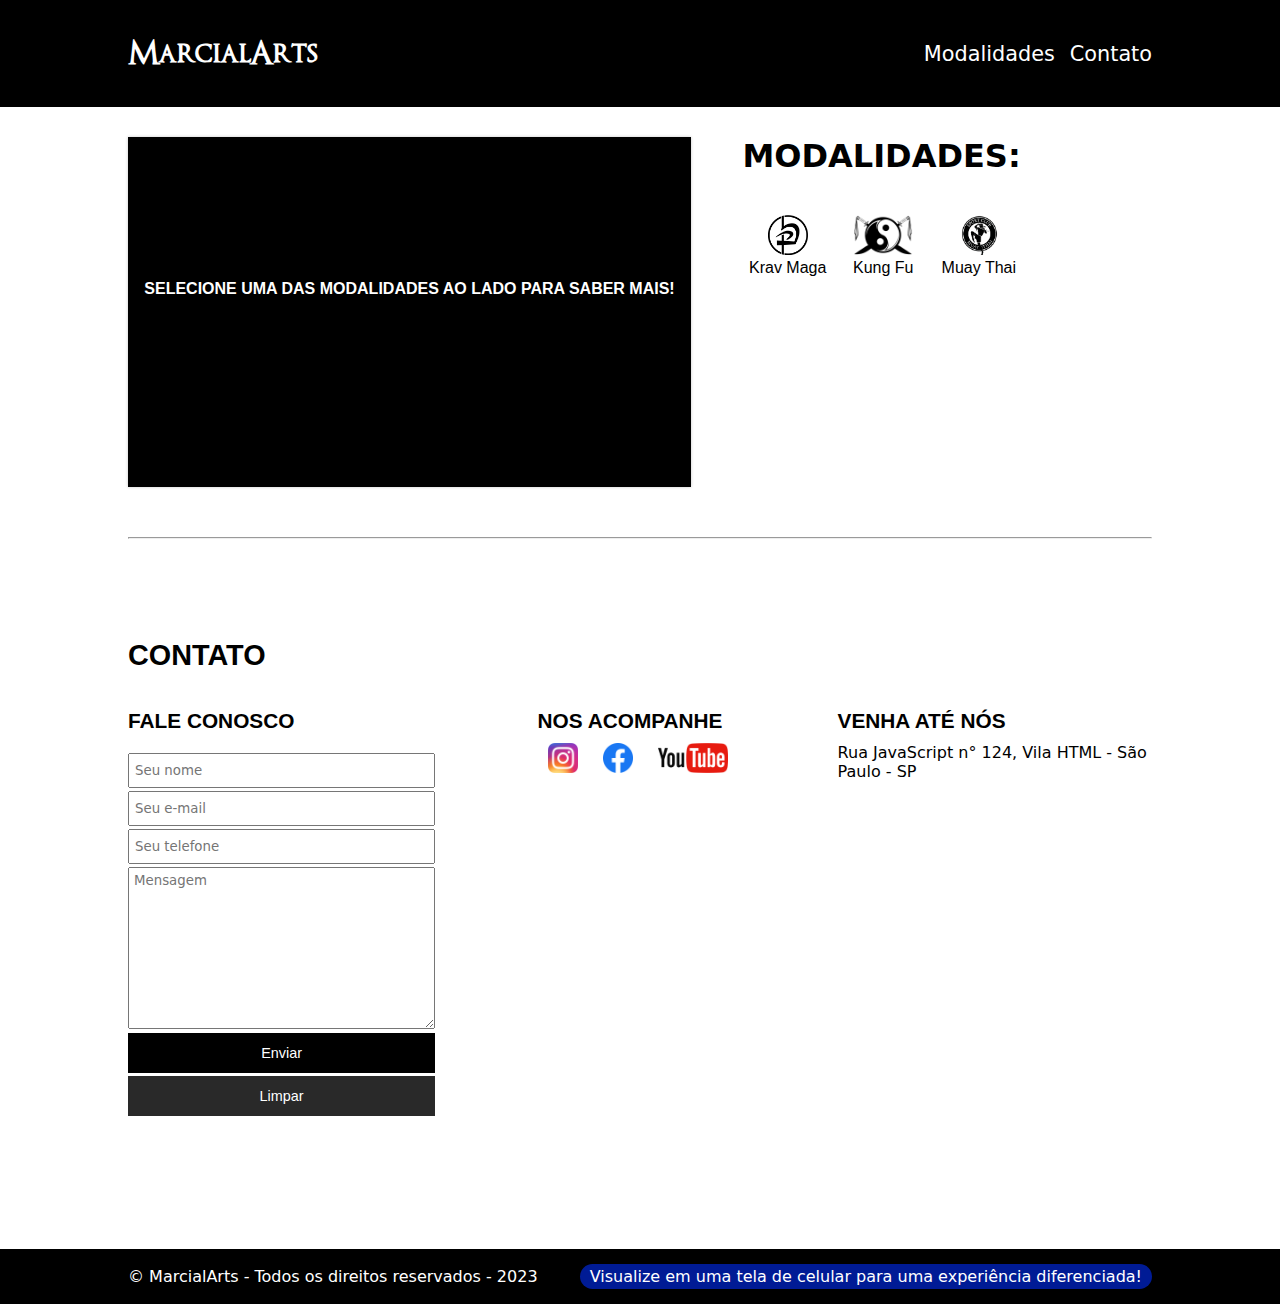
<file: index.html>
<!DOCTYPE html>
<html lang="pt-br">
<head>
  <meta charset="UTF-8">
  <meta http-equiv="X-UA-Compatible" content="IE=edge">
  <meta name="viewport" content="width=device-width, initial-scale=1.0">
  <title>Artes Marciais</title>
  <link rel="stylesheet" href="https://fonts.googleapis.com/css2?family=Material+Symbols+Outlined:opsz,wght,FILL,GRAD@20..48,100..700,0..1,-50..200" />
  <link rel="shortcut icon" href="imagens/kimono.png" type="image/x-icon">
  <link rel="stylesheet" href="estilos/first.css">
  <link rel="stylesheet" href="estilos/mediaquery.css">
</head>
<body onresize="mudouTela()">
  <header>
    <div class="delimitador">
      <h1>MarcialArts</h1>
      <span id="burguer" class="material-symbols-outlined" onclick="apareceMenu()">menu</span>
      <nav id="items">
        <ul>
          <li><a href="#modalidades">Modalidades</a>
          <li><a href="#contato">Contato</a>
        </ul>
      </nav>
    </div>
  </header>
  <main>
    <div class="delimitador" id="modalidades">
      <iframe src="" frameborder="0" scolling="no" name="frame" id="celular" srcdoc="<h2 style='color: white; text-align: center; font-family: Arial; text-transform: uppercase; font-size: 1em; padding: 60px 0px;'>Selecione uma das modalidades abaixo para saber mais!</h2>">
        <p>*Desculpe! Infelizmente o conteúdo não é compatível na tela em que você está visualizando</p>
      </iframe>
      <iframe src="" frameborder="0" scolling="no" name="sframe" id="telas-grandes" srcdoc="<h2 style='color: white; text-align: center; font-family: Arial; text-transform: uppercase; font-size: 1em; padding: 60px 0px;'>Selecione uma das modalidades ao lado para saber mais!</h2>">
        <p>*Desculpe! Infelizmente o conteúdo não é compatível na tela em que você está visualizando</p>
      </iframe>
      <iframe src="" frameborder="0" scolling="no" name="tframe" id="telas-grandes2" srcdoc="<h2 style='color: white; text-align: center; font-family: Arial; text-transform: uppercase; font-size: 1em; padding: 130px 0px;'>Selecione uma das modalidades ao lado para saber mais!</h2>">
        <p>*Desculpe! Infelizmente o conteúdo não é compatível na tela em que você está visualizando</p>
      </iframe>
      <div id="div-mod">
        <h2>modalidades:</h2>
        <ul id="mod">
          <li onclick="clickKrav()">
            <a href="kravmaga.html" target="frame">
              <div>
                <img class="preto" src="imagens/krav maga.png" alt="Krav Maga Logo">
                <img class="branco" src="imagens/krav maga branco.png" alt="Krav Maga Branco">
              </div>
              <div>
                <h2>Krav Maga</h2>
              </div>
            </a>
          <li onclick="clickKung()">
            <a href="kungfu.html" target="frame">
              <div>
                <img class="preto" src="imagens/kung fu.png" alt="Kung Fu Logo">
                <img class="branco" src="imagens/kung fu branco.png" alt="Kung Fu Branco">
              </div>
              <div>
                <h2>Kung Fu</h2>
              </div>
            </a>
          <li onclick="clickMuay()">
            <a href="muaythai.html" target="frame">
              <div>
                <img class="preto" src="imagens/muay thai.png" alt="Muay Thai Logo">
                <img class="branco" src="imagens/muay thai branco.png" alt="Muay Thai Branco">
              </div>
              <div>
                <h2>Muay Thai</h2>
              </div>
            </a>
        </ul>
      </div>
      <div id="div-mod2">
        <h2>modalidades:</h2>
        <ul id="mod">
          <li onclick="clickKrav()">
            <a href="kravmaga.html" target="sframe">
              <div>
                <img class="preto" src="imagens/krav maga.png" alt="Krav Maga Logo">
                <img class="branco" src="imagens/krav maga branco.png" alt="Krav Maga Branco">
              </div>
              <div>
                <h2>Krav Maga</h2>
              </div>
            </a>
          <li onclick="clickKung()">
            <a href="kungfu.html" target="sframe">
              <div>
                <img class="preto" src="imagens/kung fu.png" alt="Kung Fu Logo">
                <img class="branco" src="imagens/kung fu branco.png" alt="Kung Fu Branco">
              </div>
              <div>
                <h2>Kung Fu</h2>
              </div>
            </a>
          <li onclick="clickMuay()">
            <a href="muaythai.html" target="sframe">
              <div>
                <img class="preto" src="imagens/muay thai.png" alt="Muay Thai Logo">
                <img class="branco" src="imagens/muay thai branco.png" alt="Muay Thai Branco">
              </div>
              <div>
                <h2>Muay Thai</h2>
              </div>
            </a>
        </ul>
      </div>
      <div id="div-mod3">
        <h2>modalidades:</h2>
        <ul id="mod">
          <li onclick="clickKrav()">
            <a href="kravmaga.html" target="tframe">
              <div>
                <img class="preto" src="imagens/krav maga.png" alt="Krav Maga Logo">
                <img class="branco" src="imagens/krav maga branco.png" alt="Krav Maga Branco">
              </div>
              <div>
                <h2>Krav Maga</h2>
              </div>
            </a>
          <li onclick="clickKung()">
            <a href="kungfu.html" target="tframe">
              <div>
                <img class="preto" src="imagens/kung fu.png" alt="Kung Fu Logo">
                <img class="branco" src="imagens/kung fu branco.png" alt="Kung Fu Branco">
              </div>
              <div>
                <h2>Kung Fu</h2>
              </div>
            </a>
          <li onclick="clickMuay()">
            <a href="muaythai.html" target="tframe">
              <div>
                <img class="preto" src="imagens/muay thai.png" alt="Muay Thai Logo">
                <img class="branco" src="imagens/muay thai branco.png" alt="Muay Thai Branco">
              </div>
              <div>
                <h2>Muay Thai</h2>
              </div>
            </a>
        </ul>
      </div>
      <hr>
      <div class="textoluta" id="textokravmaga">
        <p>Krav-Maga, que significa “combate contato”, é uma disciplina combate corpo a corpo, que foi desenvolvido no 19 º século por imigrantes judeus para (que era então) Palestina. A disciplina está globalmente associada ao Israel moderno, conforme refletido na mídia e em livros publicados de forma privada. Nos últimos anos, o Krav-Maga tem crescido em popularidade, tendência que pode ser atribuída ao aumento global das ações terroristas contra civis, como o tiroteio no Charlie Hebdo em 2015, e à reputação do Krav -Maga como o método oficial de combate corpo a corpo das Forças de Defesa de Israel (IDF). Apesar desse crescimento em popularidade, poucas pesquisas acadêmicas foram realizadas para examinar as origens históricas e a evolução do Krav-Maga, nem como elas estão ligadas à herança cultural do povo judeu. Ambos os projetos intelectuais são importantes para avaliar o caso da inclusão do Krav-Maga no âmbito do patrimônio cultural imaterial de Israel. É interessante notar que alguns trabalhos recentes foi realizado sobre a ligação entre o surgimento de Krav-Maga e as relações violentas entre residentes judeus e árabes da Palestina no final dos anos 19 º século. No entanto, este trabalho não examina as dimensões culturais e ideológicas do desenvolvimento do Krav-Maga.</p>
      </div>
      <div class="textoluta" id="textokungfu">
        <p>Louva-a-deus é o nome dado a dois estilos distintos de artes marciais chinesas; um deles é característico “do Sul” e o outro “do Norte” da China.

          O estilo louva-a-deus do norte foi criado por Wang Lang na província de Shandong por volta de 350-400 anos atrás. Wang Lang se inspirou na agressividade e eficácia do inseto ao combater uma cigarra e no jogo de pés do macaco.
          
          Algumas características do estilo louva-a-deus do norte são: grande velocidade, ataques incessantes, e movimentação complexa dos pés. O estilo também é muito conhecido pelo uso da “garra do louva-a-deus” (um gancho feito com os dedos da mão) . É um sistema completo que emprega chutes, socos, agarramentos, jogadas, armas, estratégia, metodologia de treinamento e exercícios internos de Qi Gong.</p>
      </div>
      <div class="textoluta" id="textomuaythai">
        <p>Muay thai (lit. arte marcial tailandesa) é uma arte marcial originária da Tailândia, onde é considerado desporto nacional.Esta disciplina física e mental que inclui golpes de combate em pé, é conhecida como “a arte das oito armas”, pois caracteriza-se pelo uso combinado de punhos, cotovelos, joelhos, canelas e pés, estando associada a uma boa preparação física que a torna uma luta de contato total bastante eficiente.</p>
      </div>
    </div>
    <section id="contato">
      <h2>contato</h2>
      <div id="formulario">
        <h2>fale conosco</h2>
        <form action="login.php" method="post" autocomplete="on">
          <p>
            <input type="text" name="nome" id="inome" placeholder="Seu nome">
          </p>
          <p>
            <input type="email" name="email" id="iemail" placeholder="Seu e-mail">
          </p>
          <p>
            <input type="tel" name="tel" id="itel" placeholder="Seu telefone">
          </p>
          <p>
            <textarea name="msg" id="imsg" cols="30" rows="10" placeholder="Mensagem"></textarea>
          </p>
          <input type="submit" value="Enviar">
          <input type="reset" value="Limpar">
        </form>
      </div>
      <div id="saiba-mais">
        <div id="redes-sociais">
          <h2>nos acompanhe</h2>
          <ul>
            <li><a href="#"><img src="imagens/instagram.png" alt="Instagram-Logo"></a>
            <li><a href="#"><img src="imagens/facebook.png" alt="Facebook-Logo"></a>
            <li><a href="#"><img src="imagens/youtube.png" alt="YouTube-Logo"></a>
          </ul>
        </div>
        <div id="endereco">
          <h2>venha até nós</h2>
          <p>Rua JavaScript n° 124, Vila HTML - São Paulo - SP</p>
        </div>
      </div>
    </section>
  </main>
  <footer>
    <div class="delimitador">
      <p>&copy;  MarcialArts - Todos os direitos reservados - 2023</p>
      <span id="grande"><p>Visualize em uma tela de celular para uma experiência diferenciada!</p></span>
      <span id="pequeno"><p>Visualize em uma tela de computador para uma experiência mais ampla</p></span>
    </div>
  </footer>
  <script src="programacao.js"></script>
</body>
</html>
</file>
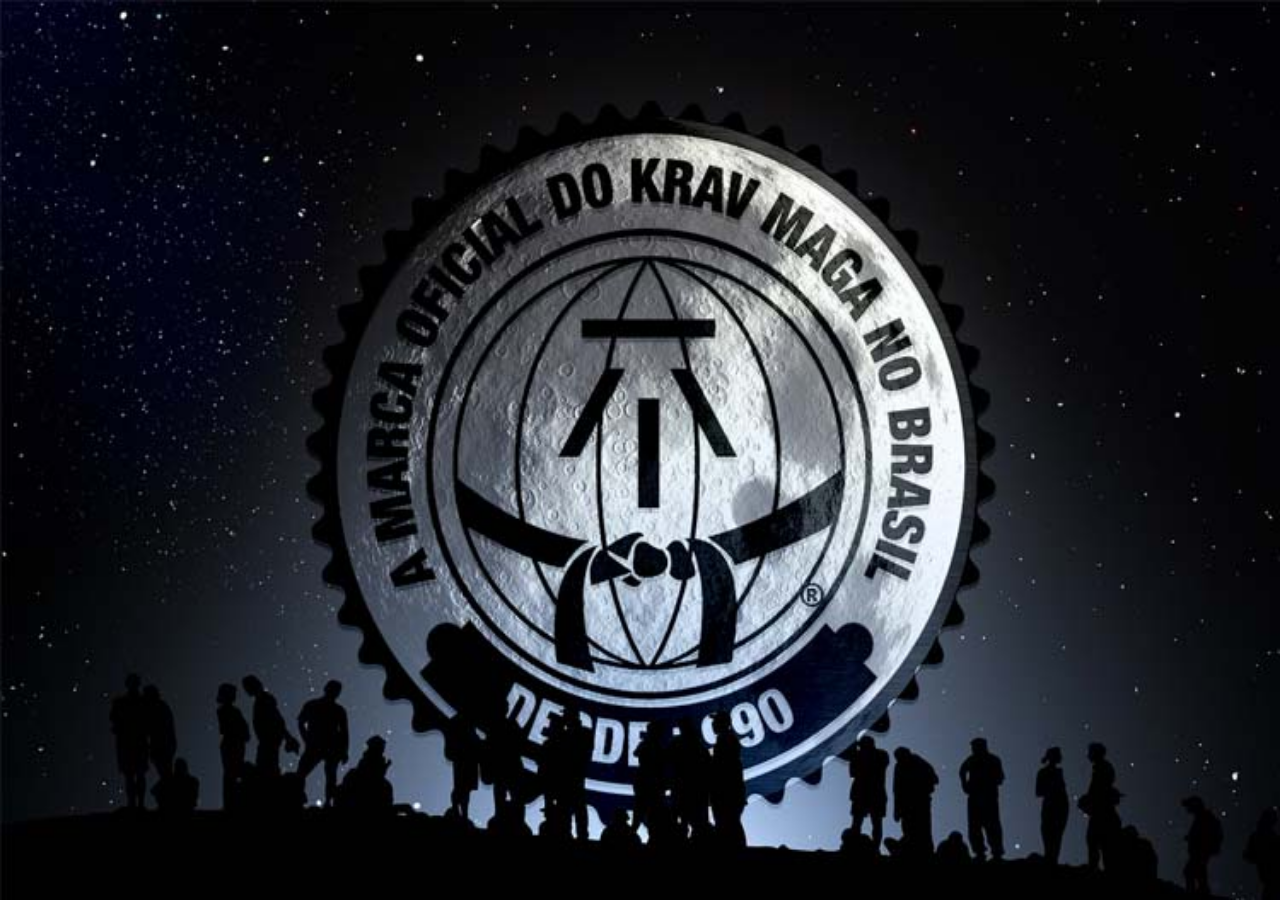
<file: kravmaga.html>
<!DOCTYPE html>
<html lang="pt-br">
<head>
  <meta charset="UTF-8">
  <meta http-equiv="X-UA-Compatible" content="IE=edge">
  <meta name="viewport" content="width=device-width, initial-scale=1.0">
  <title>KravMaga</title>
  <style>
    ::-webkit-scrollbar {
      height: 0px;
      width: 0px;
    }

    * {
      margin: 0px;
      padding: 0px;
    }
    img {
      width: 100vw;
      height: 100vh;
    }
  </style>
</head>
<body>
  <img src="imagens/krav maga wallpaper.jpg" alt="KravMaga">
</body>
</html>
</file>
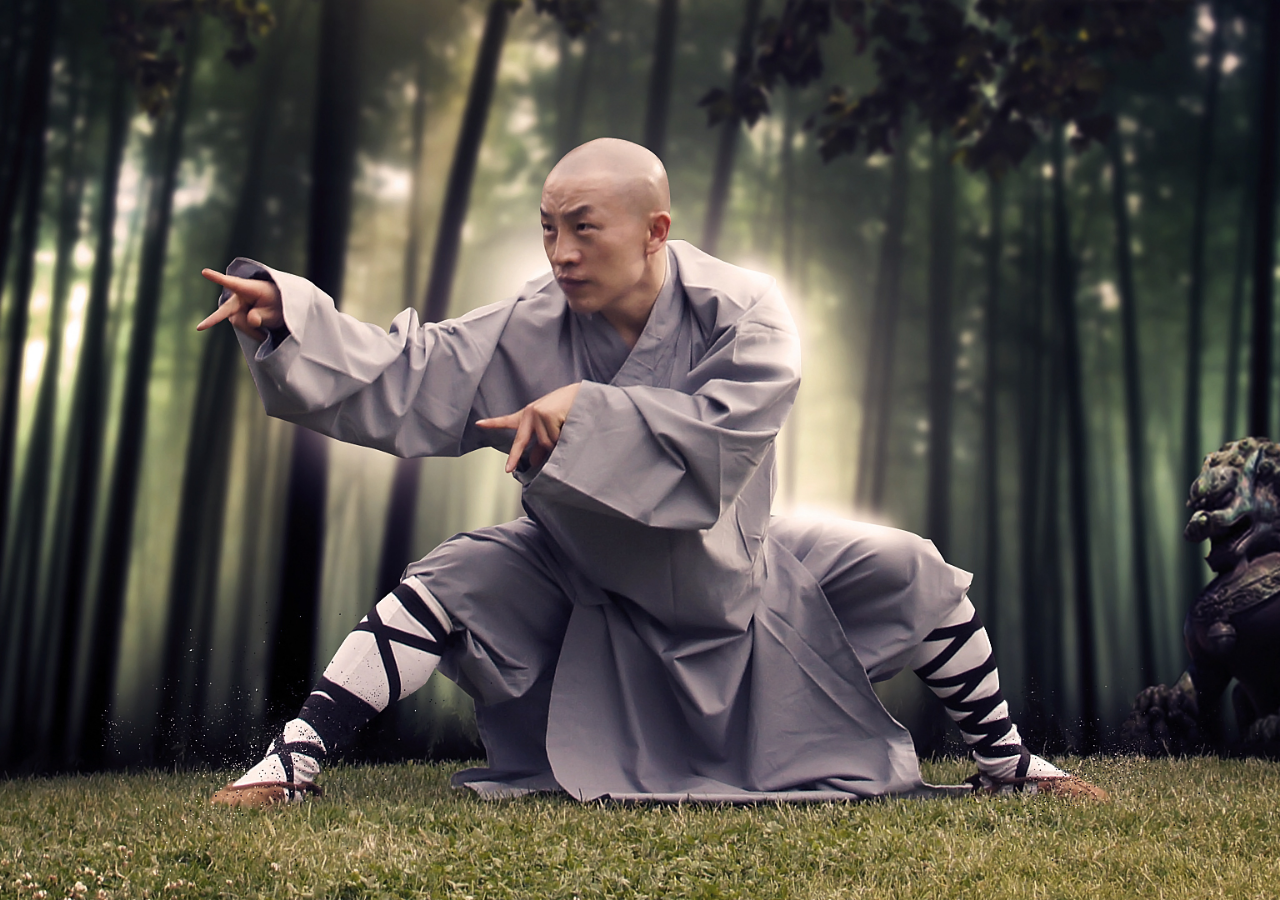
<file: kungfu.html>
<!DOCTYPE html>
<html lang="pt-br">
<head>
  <meta charset="UTF-8">
  <meta http-equiv="X-UA-Compatible" content="IE=edge">
  <meta name="viewport" content="width=device-width, initial-scale=1.0">
  <title>Kung Fu</title>
  <style>
    ::-webkit-scrollbar {
      width: 0px;
      height: 0px;
    }

    * {
      margin: 0px;
      padding: 0px;
    }
    html, body {
      width: 100vw;
      height: 100vh;
    }

    body {
      background: black url(imagens/kung\ fu\ wallpaper.jpg) center center no-repeat;
      background-size: cover;
    }
  </style>
</head>
<body>
</body>
</html>
</file>
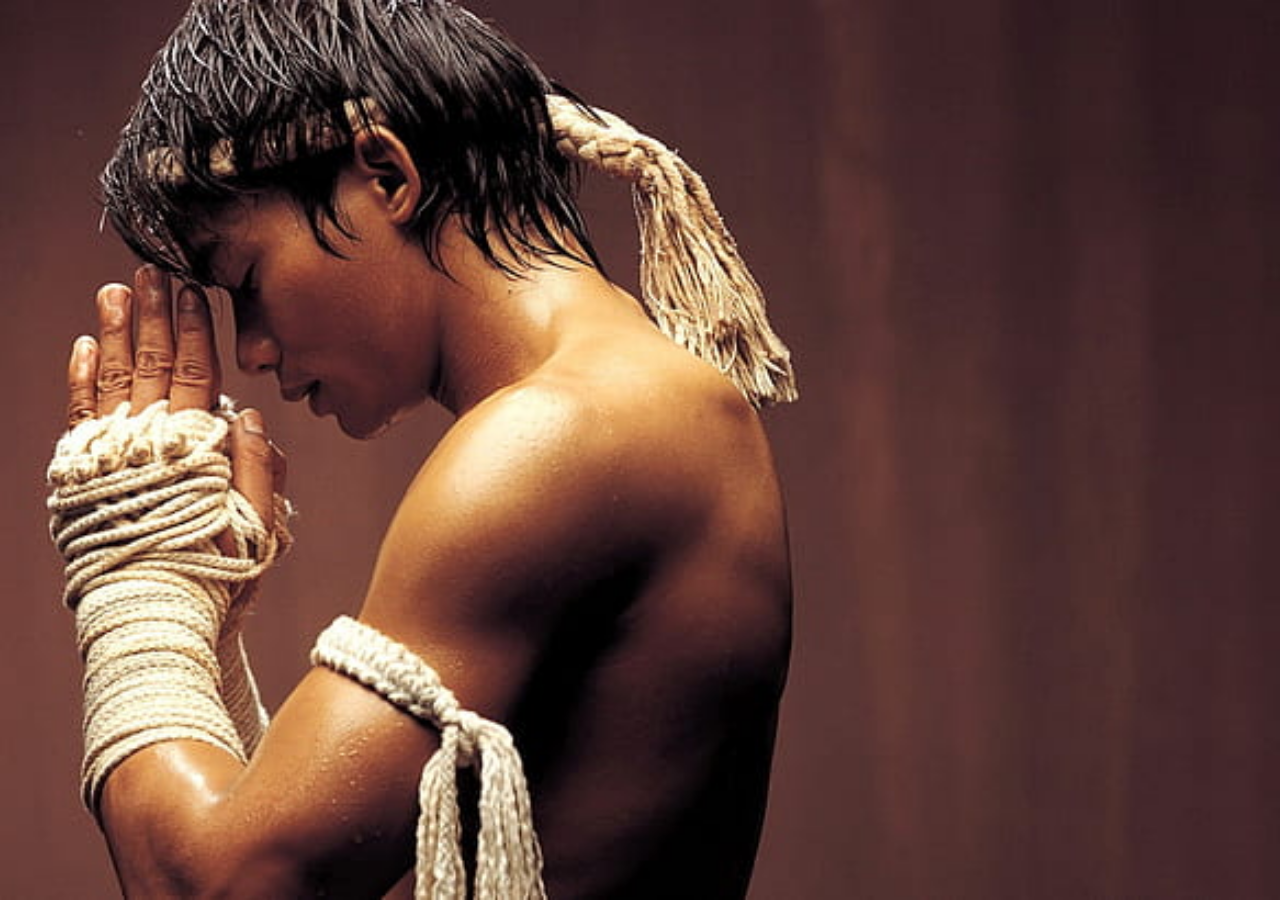
<file: muaythai.html>
<!DOCTYPE html>
<html lang="pt-br">
<head>
  <meta charset="UTF-8">
  <meta http-equiv="X-UA-Compatible" content="IE=edge">
  <meta name="viewport" content="width=device-width, initial-scale=1.0">
  <title>Muay Thai</title>
  <style>
    * {
      margin: 0px;
      padding: 0px;
    }

    html, body {
      height: 100vh;
      width: 100vw;
    }

    body {
      background: black url('imagens/muay\ thai\ wallpaper.jpg') center center no-repeat;
      background-size: cover;
    }
  </style>
</head>
<body>
  
</body>
</html>
</file>
<file: estilos/first.css>
@charset "UTF-8";

* {
  margin: 0px;
  padding: 0px;
  font-family: system-ui, -apple-system, BlinkMacSystemFont, 'Segoe UI', Roboto, Oxygen, Ubuntu, Cantarell, 'Open Sans', 'Helvetica Neue', sans-serif;
}

@import url('https://fonts.googleapis.com/css2?family=Rubik:ital,wght@0,300;0,400;0,500;0,600;0,700;0,800;0,900;1,300;1,400;1,500;1,600;1,700;1,800;1,900&display=swap');

@font-face {
  font-family: 'marcial';
  src: url('../fonts/OptimusPrinceps.ttf') format('truetype');
}

:root {
  --fonteprincipal: 'marcial', sans-serif;
  --fontesecundaria: 'Rubik', sans-serif;
}

html, body {
  height: 100vh;
  width: 100vw;
}

::-webkit-scrollbar {
  width: 0px;
  height: 0px;
}

.delimitador {
  width: 90vw;
  margin: auto;
}

header {
  background-color: black;
  color: white;
  text-align: center;
}

header h1 {
  padding: 20px 0px;
  font-family: var(--fonteprincipal);
}

#burguer {
  width: 100%;
  padding: 10px 0px;
  font-size: 2em;
  border-top-left-radius: 40px;
  border-top-right-radius: 40px;
  cursor: pointer;
}

#burguer:hover {
  background-color: rgb(41, 41, 41);
  transition-duration: .3s;
}

#burguer:active {
  background-color: rgb(69, 69, 69);
  transition-duration: .1s;
}

#items {
  display: none;
}

header ul {
  list-style-type: none;
}

header a {
  display: block;
  color: white;
  text-decoration: none;
  width: 100%;
  padding: 10px 0px;
}

header a:hover {
  background-color: rgb(41, 41, 41);
  transition-duration: .5s;
}

header a:active {
  background-color: rgb(69, 69, 69);
  transition-duration: .1s;
}

main {
  background-color: white;
  text-align: center;
  padding: 20px 0px;
}

main iframe {
  box-shadow: 0px 0px 3px rgb(200, 200, 200);
  width: 80%;
  height: 200px;
  background-color: black;
}

#div-mod > h2 {
  margin: 20px 0px;
  text-transform: uppercase;
  font: normal 700 1.8em var(--fontesecundaria);
}

#mod {
  width: 70%;
  list-style-type: none;
  margin: auto;
  margin-top: 20px;
  display: flex;
  padding: 15px 0px;
}

#mod li img {
  height: 30px;
}

.branco {
  display: none;
  margin: auto;
  height: 25px;
  padding-top: 5px;
}

#mod li h2 {
  font-size: 1em;
  font-family: var(--fontesecundaria);
  font-weight: 500;
}

#mod li {
  margin-right: 5px;
  width: 33%;
}

#mod li a {
  text-decoration: none;
  color: black;
}

#mod li:hover {
  background-color: black;
  transition-duration: .3s;
  border-radius: 50px;
}

#mod li:hover h2 {
  color: white;
  font-size: .7em;
}

#mod li:hover .preto {
  display: none;
}

#mod li:hover .branco {
  display: block;
}

#modalidades > hr {
  margin: 20px auto 0px auto;
  width: 80%;
}

.textoluta {
  box-sizing: border-box;
  text-align: justify;
  font-size: 1em;
  text-indent: 15px;
  width: 80%;
  margin: auto;
  color: black;
  padding: 20px 0px;
}

#textokravmaga {
  display: none;
}

#textokungfu {
  display: none;
}

#textomuaythai {
  display: none;
}

#contato {
  display: block;
  margin: 50px auto;
  margin-top: 100px;
  padding: 20px 0px;
  width: 80%;
}

#contato > h2, #formulario > h2 {
  text-transform: uppercase;
  margin-bottom: 20px;
}

#contato > h2 {
  font: normal 700 1.8em var(--fontesecundaria);
}

#formulario {
  width: 80%;
  height: 450px;
  margin: auto;
}

#formulario > h2 {
  font: normal 700 1.3em var(--fontesecundaria);
}

form {
  height: 90%;
  width: 100%;
}

form input {
  width: 100%;
  height: 35px;
  margin-bottom: 3px;
  padding: 5px;
  box-sizing: border-box;
}

form textarea {
  width: 100%;
  padding: 5px;
  box-sizing: border-box;
}

input[type='submit'] {
  background-color: black;
  color: white;
  border: none;
  cursor: pointer;
  height: 40px;
  font: normal 500 .9em var(--fontesecundaria);
}

input[type='submit']:hover {
  background-color: rgb(41, 41, 41);
  transition-duration: .3s;
}

input[type='submit']:active {
  background-color: black;
  transition-duration: .1s;
}

input[type='reset'] {
  background-color: rgb(41, 41, 41);
  color: white;
  border: none;
  cursor: pointer;
  height: 40px;
  font: normal 500 .9em var(--fontesecundaria);
}

input[type='reset']:hover {
  background-color: rgb(69, 69, 69);
  transition-duration: .3s;
}

input[type='reset']:active {
  background-color: black;
  transition-duration: .1s;
}

#saiba-mais {
  margin: auto;
  margin-top: 50px;
  width: 80%;
}

#redes-sociais > h2 {
  text-transform: uppercase;
  font: normal 700 1.3em var(--fontesecundaria);
}

#redes-sociais ul {
  margin: auto;
  margin-top: 10px;
  width: 250px;
}

#redes-sociais li {
  display: inline;
  margin: 10px;
}

#redes-sociais img {
  height: 30px;
}

#endereco {
  margin-top: 50px;
}

#endereco > h2 {
  text-transform: uppercase;
  margin-bottom: 10px;
  font: normal 700 1.3em var(--fontesecundaria);
}

footer {
  background-color: black;
  color: white;
  text-align: center;
  padding: 15px 0px;
}

#telas-grandes {
  display: none;
}

#telas-grandes2 {
  display: none;
}

#div-mod2 {
  display: none;
}

#div-mod3 {
  display: none;
}

#grande {
  display: none;
}

#pequeno {
  display: block;
  width: 80%;
  margin: auto;
  margin-top: 10px;
  padding: 2px 5px;
  border-radius: 100px;
  background-color: blue;
}
</file>
<file: estilos/mediaquery.css>
@charset "UTF-8";

@media screen and (min-width: 768px) and (max-width: 992px) {
  .delimitador {
    display: flex;
    flex-wrap: wrap;
    justify-content: space-between;
  }

  #burguer {
    display: none;
  }

  #items {
    display: block;
    width: 50%;
  }

  header h1 {
    width: 50%;
    text-align: left;
  }

  header ul {
    display: flex;
    height: 100%;
    align-items: center;
    float: right;
  }

  header a {
    display: inline;
    margin-left: 15px;
    text-align: right;
    padding: 0px;
    font-size: 1.2em;
  }

  header a:hover {
    background-color: transparent;
  }

  header a:active {
    background-color: transparent;
  }

  main iframe {
    width: 50%;
  }

  #div-mod2 {
    display: block;
    box-sizing: border-box;
    width: 50%;
    padding: 0px 20px;
  }

  #div-mod2 > h2 {
    text-align: left;
    text-transform: uppercase;
  }

  #mod {
    width: 100%;
  }

  #celular {
    display: none;
  }

  #telas-grandes {
    display: block;
  }

  #div-mod {
    display: none;
  }

  #contato {
    position: relative;
    display: flex;
    width: 90%;
    padding: 30px 0px 0px 0px;
    margin: 100px auto 10px auto;
  }
  
  #contato > h2 {
    position: absolute;
    top: 0%;
    text-align: left;
    width: 100%;
    padding: 10px 0px;
  }

  #formulario {
    width: 60%;
    margin-top: 50px;
  }

  #formulario > h2 {
    text-align: left;
  }

  #saiba-mais {
    margin-top: 50px;
    height: 430px;
  }

  #saiba-mais {
    text-align: left;
    padding-left: 50px;
  }

  #saiba-mais ul {
    float: left;
  }

  #redes-sociais {
    margin-bottom: 100px;
  }

  #redes-sociais li {
    margin: 0px;
    margin-right: 15px;
  }

  #telas-grandes2 {
    display: none;
  }

  #div-mod3 {
    display: none;
  }

  #pequeno {
    display: none;
  }

  #grande {
    display: none;
  }
}

@media screen and (min-width: 992px) {

  #burguer {
    display: none;
  }

  #items {
    display: block;
    width: 50%;
  }

  .delimitador {
    display: flex;
    flex-wrap: wrap;
    justify-content: space-between;
    align-items: center;
    width: 80vw;
  }

  .delimitador > h1 {
    width: 50%;
    text-align: left;
  }

  header {
    padding: 15px 0px;
    margin-bottom: 10px;
  }

  header ul {
    display: flex;
    float: right;
  }

  header li {
    margin-left: 15px;
  }

  header a {
    font-size: 1.3em;
  }

  header a:hover {
    background-color: transparent;
  }

  main iframe {
    width: 55%;
    height: 350px;
  }

  #celular {
    display: none;
  }

  #telas-grandes {
    display: none;
  }

  #telas-grandes2 {
    display: block;
  }

  #div-mod {
    display: none;
  }

  #div-mod2 {
    display: none;
  }

  #div-mod3 {
    display: block;
    width: 40%;
    height: 350px;
  }

  #div-mod3 ul {
    padding: 0px 0px;
  }

  #div-mod3 > h2 {
    text-transform: uppercase;
    text-align: left;
    font-size: 2em;
  }

  #div-mod3 li img {
    height: 40px;
  }

  #div-mod3 li {
    margin-right: 0px;
    width: 100px;
    height: 100%;
    margin-right: 5px;
    padding: 20px 0px;
  }

  #div-mod3 > ul {
    float: left;
  }

  #div-mod3 li:hover h2 {
    font-size: .8em;
  }

  #contato {
    position: relative;
    display: flex;
  }

  #contato > h2 {
    position: absolute;
    top: 0;
    left: 0;
  }

  #formulario {
    margin-top: 50px;
    margin-left: 0px;
    width: 30%;
  }

  #formulario > h2 {
    text-align: left;
  }

  #saiba-mais {
    display: flex;
    width: 60%;
    margin-right: 0px;
  }

  #redes-sociais {
    display: block;
    width: 50%;
    text-align: left;
  }

  #redes-sociais ul {
    float: left;
  }

  #endereco {
    display: block;
    margin: 0px;
    text-align: left;
    padding-left: 50px;
  }

  #modalidades > hr {
    margin: 50px auto 0px auto;
    width: 80vw;
  }

  .textoluta {
    width: 80vw;
  }

  #pequeno {
    display: none;
  }

  footer {
    display: flex;
    justify-content: space-between;
  }

  #grande {
    display: block;
    background-color: rgb(0, 27, 149);
    padding: 3px 10px;
    border-radius: 100px;
  }
}
</file>
